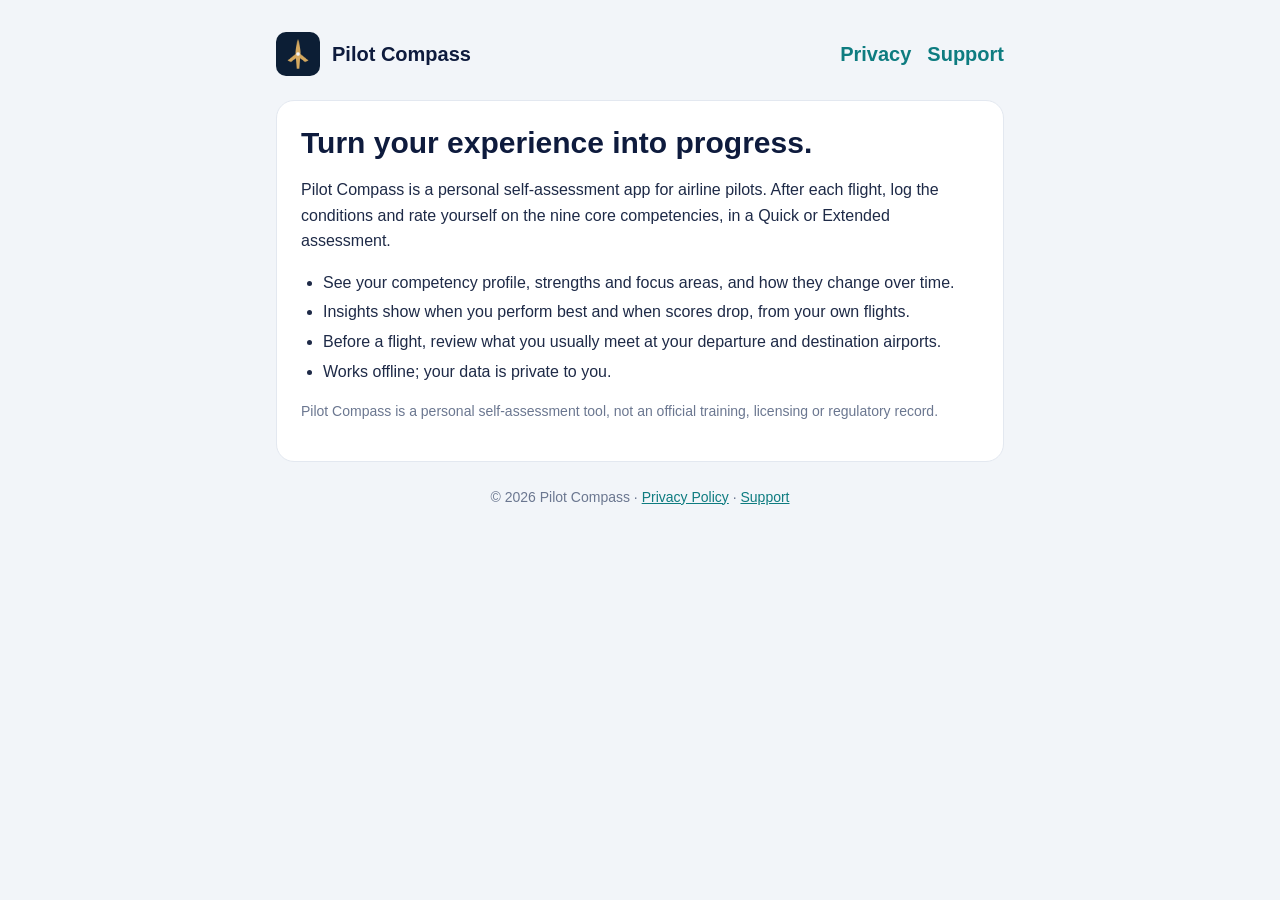
<file: index.html>
<!doctype html>
<html lang="en">
<head>
  <meta charset="utf-8" />
  <meta name="viewport" content="width=device-width, initial-scale=1" />
  <title>Pilot Compass</title>
  <meta name="description" content="Log flights and self-assess the nine core competencies. Turn your experience into progress." />
  <link rel="icon" href="favicon.png" />
  <link rel="stylesheet" href="style.css" />
</head>
<body>
<main>
  <header>
    <img src="icon.png" alt="" />
    <a href="index.html">Pilot Compass</a>
    <nav><a href="privacy.html">Privacy</a><a href="support.html">Support</a></nav>
  </header>

  <div class="card">
    <h1>Turn your experience into progress.</h1>
    <p>Pilot Compass is a personal self-assessment app for airline pilots. After each flight, log the conditions and
      rate yourself on the nine core competencies, in a Quick or Extended assessment.</p>
    <ul>
      <li>See your competency profile, strengths and focus areas, and how they change over time.</li>
      <li>Insights show when you perform best and when scores drop, from your own flights.</li>
      <li>Before a flight, review what you usually meet at your departure and destination airports.</li>
      <li>Works offline; your data is private to you.</li>
    </ul>
    <p class="muted">Pilot Compass is a personal self-assessment tool, not an official training, licensing or
      regulatory record.</p>
  </div>

  <footer class="muted">© 2026 Pilot Compass · <a href="privacy.html">Privacy Policy</a> · <a href="support.html">Support</a></footer>
</main>
</body>
</html>
</file>
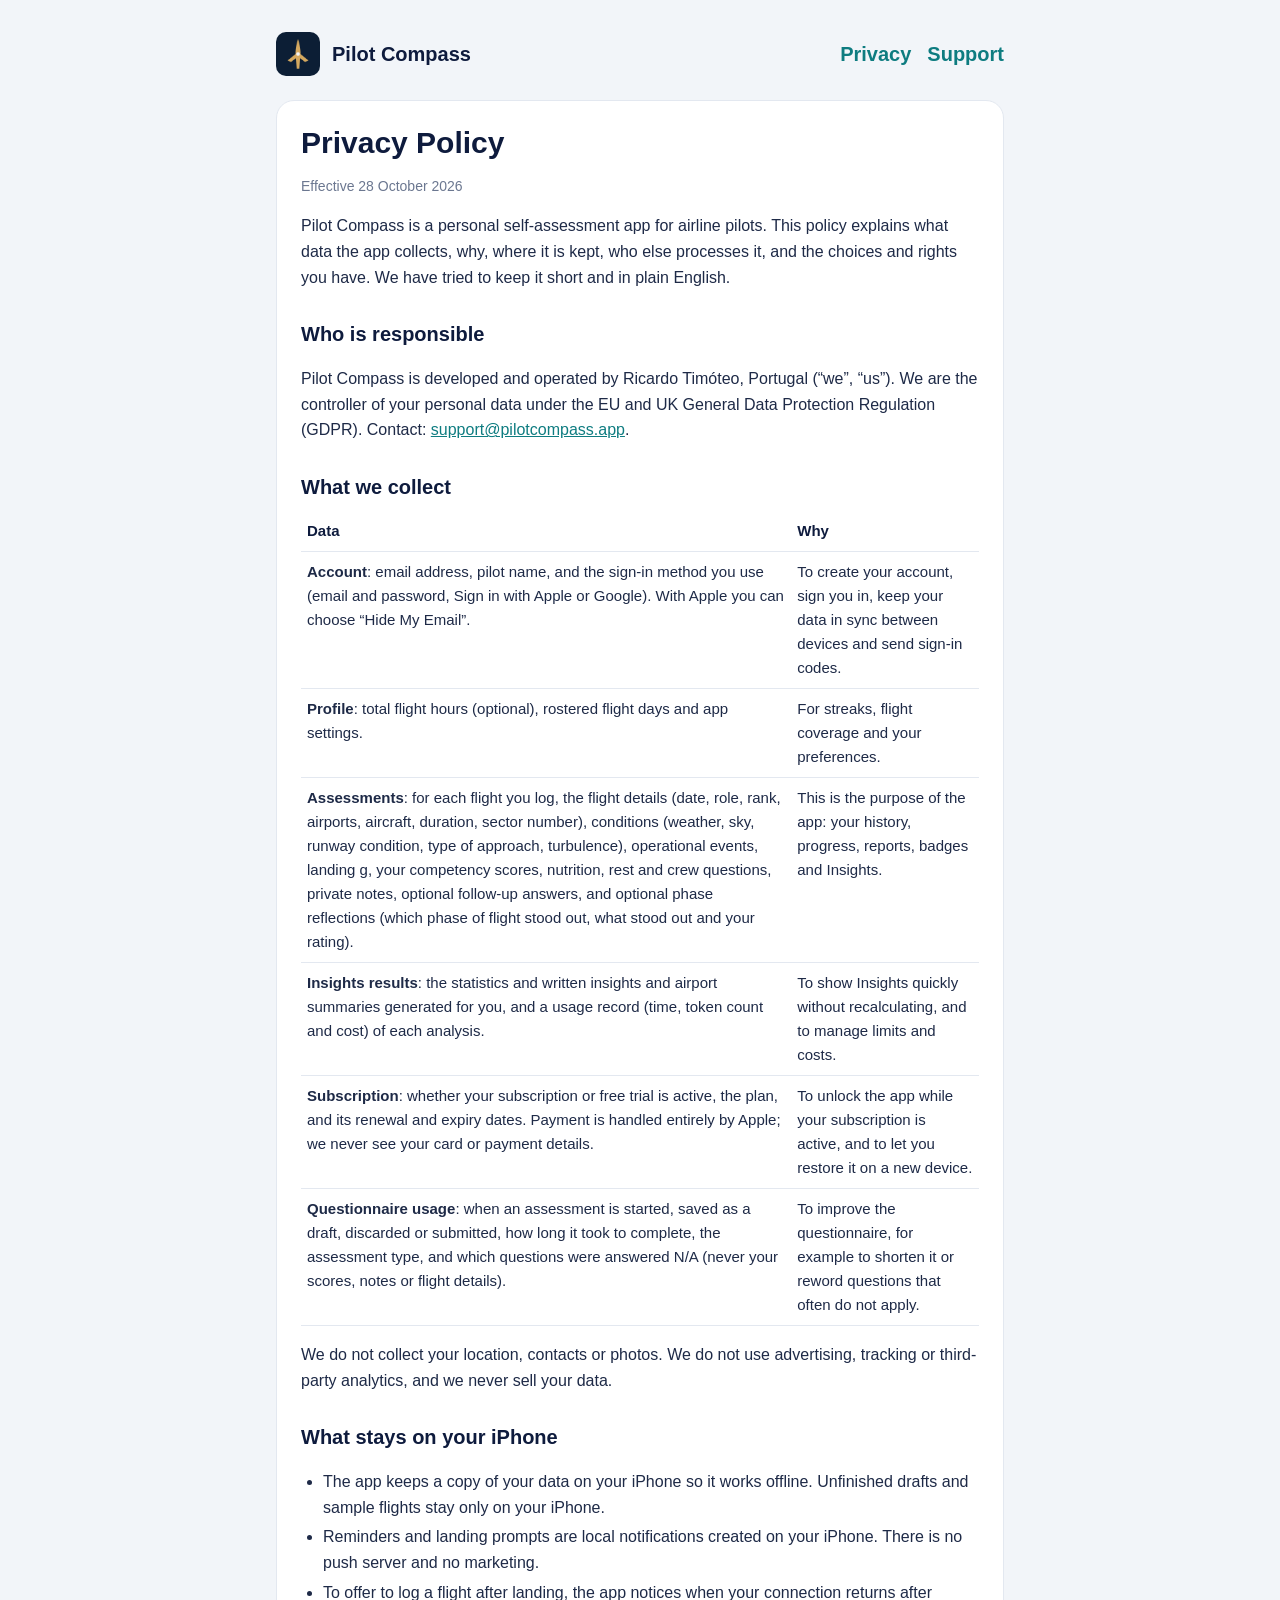
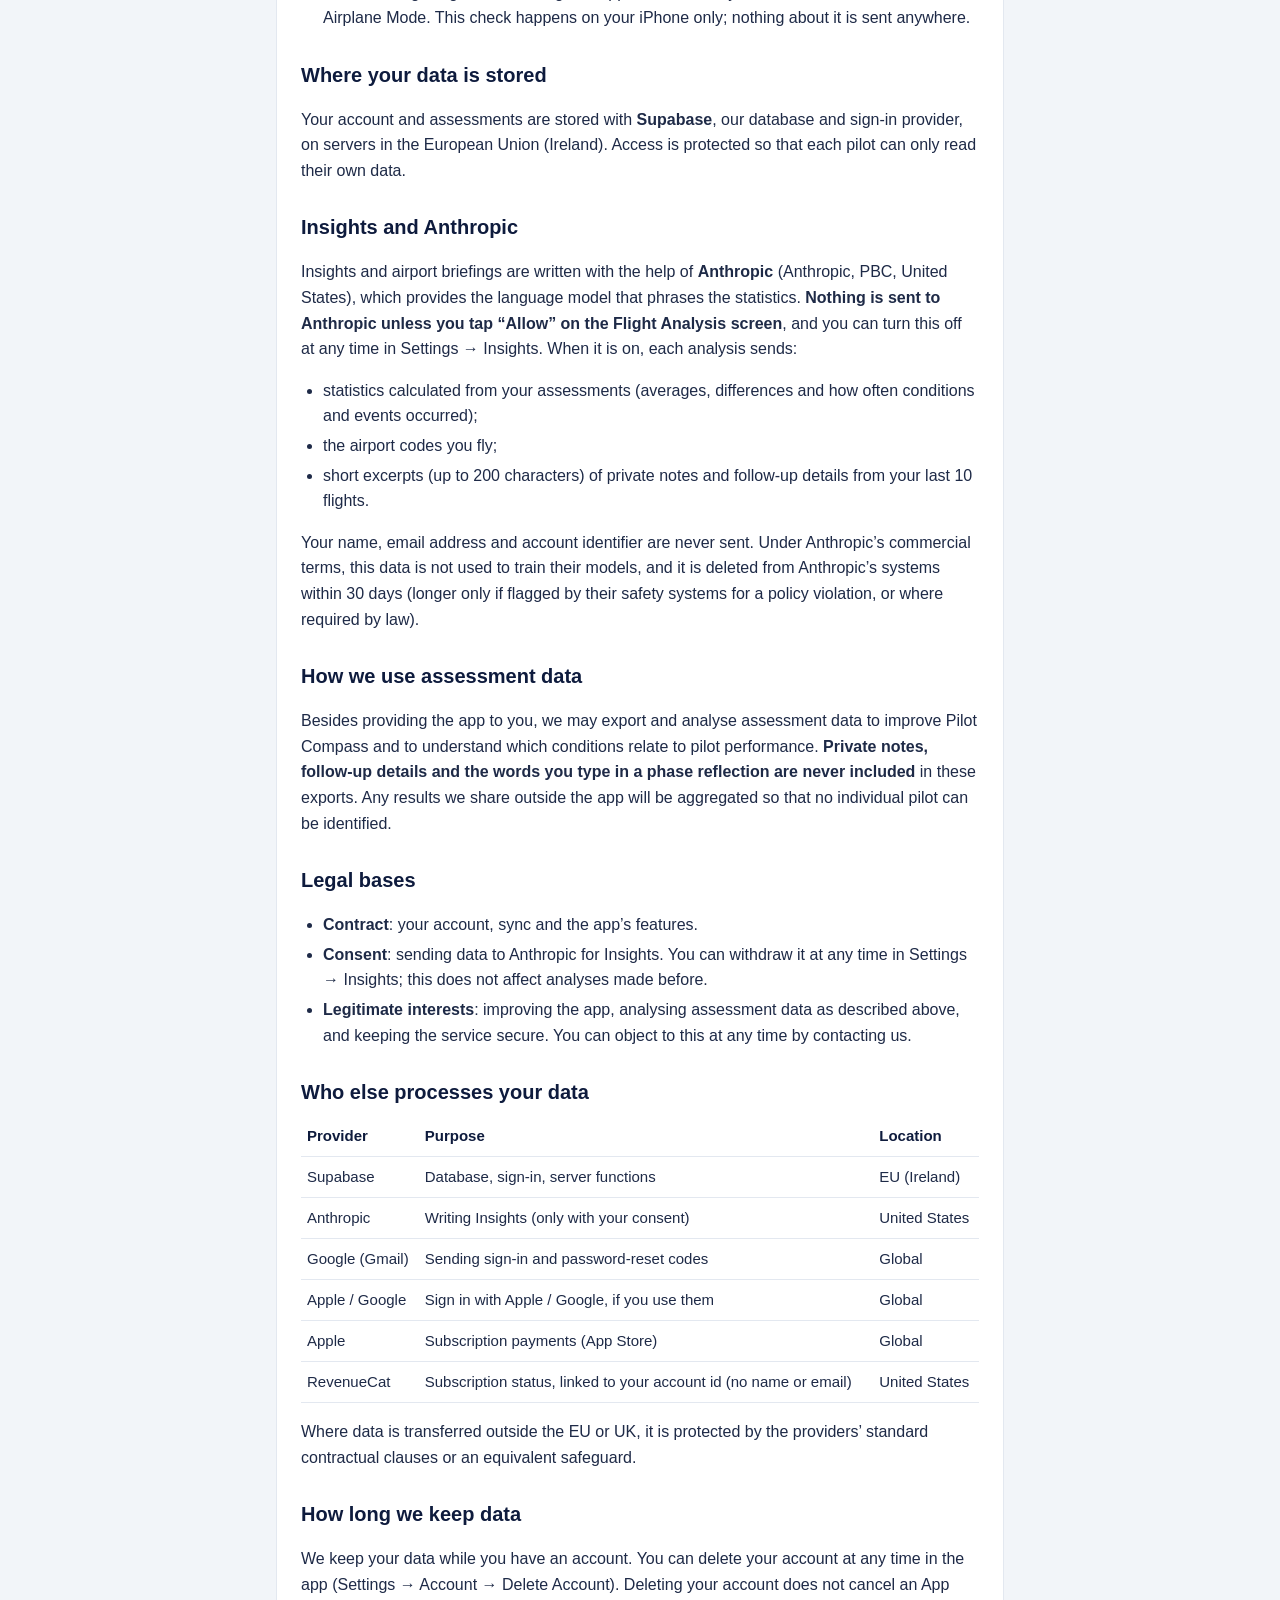
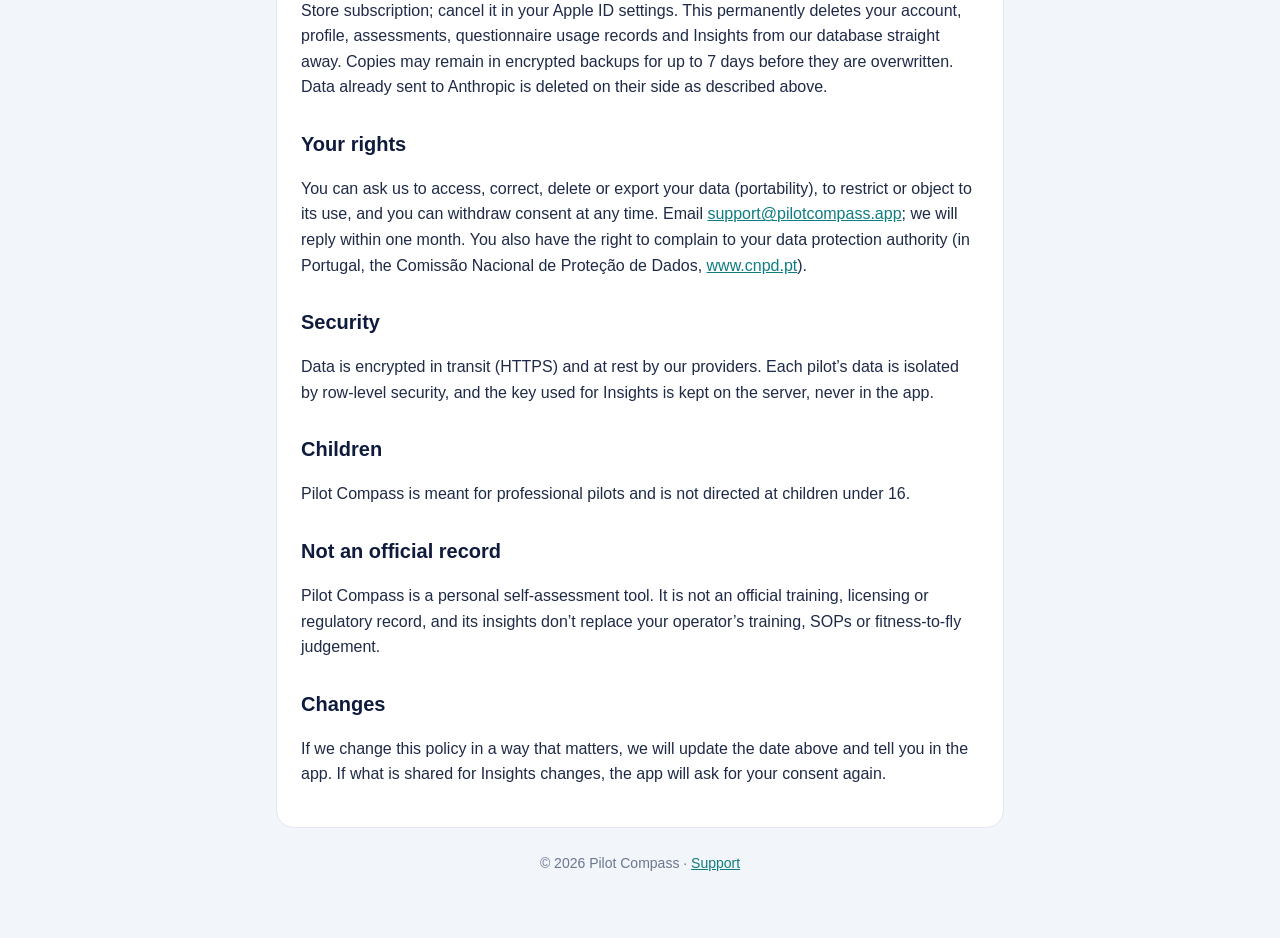
<file: privacy.html>
<!doctype html>
<html lang="en">
<head>
  <meta charset="utf-8" />
  <meta name="viewport" content="width=device-width, initial-scale=1" />
  <title>Privacy Policy · Pilot Compass</title>
  <link rel="icon" href="favicon.png" />
  <link rel="stylesheet" href="style.css" />
</head>
<body>
<main>
  <header>
    <img src="icon.png" alt="" />
    <a href="index.html">Pilot Compass</a>
    <nav><a href="privacy.html">Privacy</a><a href="support.html">Support</a></nav>
  </header>

  <div class="card">
    <h1>Privacy Policy</h1>
    <p class="muted">Effective 28 October 2026</p>

    <p>Pilot Compass is a personal self-assessment app for airline pilots. This policy explains what data the app
      collects, why, where it is kept, who else processes it, and the choices and rights you have. We have tried to
      keep it short and in plain English.</p>

    <h2>Who is responsible</h2>
    <p>Pilot Compass is developed and operated by Ricardo Timóteo, Portugal (“we”, “us”). We are the controller
      of your personal data under the EU and UK General Data Protection Regulation (GDPR). Contact:
      <a href="mailto:support@pilotcompass.app">support@pilotcompass.app</a>.</p>

    <h2>What we collect</h2>
    <table>
      <tr><th>Data</th><th>Why</th></tr>
      <tr><td><strong>Account</strong>: email address, pilot name, and the sign-in method you use (email and password,
        Sign in with Apple or Google). With Apple you can choose “Hide My Email”.</td>
        <td>To create your account, sign you in, keep your data in sync between devices and send sign-in codes.</td></tr>
      <tr><td><strong>Profile</strong>: total flight hours (optional), rostered flight days and app settings.</td>
        <td>For streaks, flight coverage and your preferences.</td></tr>
      <tr><td><strong>Assessments</strong>: for each flight you log, the flight details (date, role, rank, airports,
        aircraft, duration, sector number), conditions (weather, sky, runway condition, type of approach,
        turbulence), operational events, landing g, your competency scores, nutrition, rest and crew questions,
        private notes, optional follow-up answers, and optional phase reflections (which phase of flight stood out, what
        stood out and your rating).</td>
        <td>This is the purpose of the app: your history, progress, reports, badges and Insights.</td></tr>
      <tr><td><strong>Insights results</strong>: the statistics and written insights and airport summaries generated
        for you, and a usage record (time, token count and cost) of each analysis.</td>
        <td>To show Insights quickly without recalculating, and to manage limits and costs.</td></tr>
      <tr><td><strong>Subscription</strong>: whether your subscription or free trial is active, the plan, and its
        renewal and expiry dates. Payment is handled entirely by Apple; we never see your card or payment details.</td>
        <td>To unlock the app while your subscription is active, and to let you restore it on a new device.</td></tr>
      <tr><td><strong>Questionnaire usage</strong>: when an assessment is started, saved as a draft, discarded or
        submitted, how long it took to complete, the assessment type, and which questions were answered N/A (never
        your scores, notes or flight details).</td>
        <td>To improve the questionnaire, for example to shorten it or reword questions that often do not apply.</td></tr>
    </table>
    <p>We do not collect your location, contacts or photos. We do not use advertising, tracking or third-party
      analytics, and we never sell your data.</p>

    <h2>What stays on your iPhone</h2>
    <ul>
      <li>The app keeps a copy of your data on your iPhone so it works offline. Unfinished drafts and sample flights
        stay only on your iPhone.</li>
      <li>Reminders and landing prompts are local notifications created on your iPhone. There is no push server and no
        marketing.</li>
      <li>To offer to log a flight after landing, the app notices when your connection returns after Airplane Mode.
        This check happens on your iPhone only; nothing about it is sent anywhere.</li>
    </ul>

    <h2>Where your data is stored</h2>
    <p>Your account and assessments are stored with <strong>Supabase</strong>, our database and sign-in provider, on
      servers in the European Union (Ireland). Access is protected so that each pilot can only read their own data.</p>

    <h2>Insights and Anthropic</h2>
    <p>Insights and airport briefings are written with the help of <strong>Anthropic</strong> (Anthropic, PBC, United
      States), which provides the language model that phrases the statistics. <strong>Nothing is sent to Anthropic
      unless you tap “Allow” on the Flight Analysis screen</strong>, and you can turn this off at any time in
      Settings → Insights. When it is on, each analysis sends:</p>
    <ul>
      <li>statistics calculated from your assessments (averages, differences and how often conditions and events
        occurred);</li>
      <li>the airport codes you fly;</li>
      <li>short excerpts (up to 200 characters) of private notes and follow-up details from your last 10 flights.</li>
    </ul>
    <p>Your name, email address and account identifier are never sent. Under Anthropic’s commercial terms, this data
      is not used to train their models, and it is deleted from Anthropic’s systems within 30 days (longer only if
      flagged by their safety systems for a policy violation, or where required by law).</p>

    <h2>How we use assessment data</h2>
    <p>Besides providing the app to you, we may export and analyse assessment data to improve Pilot Compass and to
      understand which conditions relate to pilot performance. <strong>Private notes, follow-up details and the
      words you type in a phase reflection are never included</strong> in these exports. Any results we share outside the app will be aggregated so that no individual
      pilot can be identified.</p>

    <h2>Legal bases</h2>
    <ul>
      <li><strong>Contract</strong>: your account, sync and the app’s features.</li>
      <li><strong>Consent</strong>: sending data to Anthropic for Insights. You can withdraw it at any time in
        Settings → Insights; this does not affect analyses made before.</li>
      <li><strong>Legitimate interests</strong>: improving the app, analysing assessment data as described above, and
        keeping the service secure. You can object to this at any time by contacting us.</li>
    </ul>

    <h2>Who else processes your data</h2>
    <table>
      <tr><th>Provider</th><th>Purpose</th><th>Location</th></tr>
      <tr><td>Supabase</td><td>Database, sign-in, server functions</td><td>EU (Ireland)</td></tr>
      <tr><td>Anthropic</td><td>Writing Insights (only with your consent)</td><td>United States</td></tr>
      <tr><td>Google (Gmail)</td><td>Sending sign-in and password-reset codes</td><td>Global</td></tr>
      <tr><td>Apple / Google</td><td>Sign in with Apple / Google, if you use them</td><td>Global</td></tr>
      <tr><td>Apple</td><td>Subscription payments (App Store)</td><td>Global</td></tr>
      <tr><td>RevenueCat</td><td>Subscription status, linked to your account id (no name or email)</td><td>United States</td></tr>
    </table>
    <p>Where data is transferred outside the EU or UK, it is protected by the providers’ standard contractual clauses
      or an equivalent safeguard.</p>

    <h2>How long we keep data</h2>
    <p>We keep your data while you have an account. You can delete your account at any time in the app
      (Settings → Account → Delete Account). Deleting your account does not cancel an App Store subscription; cancel it in
      your Apple ID settings. This permanently deletes your account, profile, assessments, questionnaire usage records and Insights
      from our database straight away. Copies may remain in encrypted backups for up to 7 days before they are
      overwritten. Data already sent to Anthropic is deleted on their side as described above.</p>

    <h2>Your rights</h2>
    <p>You can ask us to access, correct, delete or export your data (portability), to restrict or object to its use,
      and you can withdraw consent at any time. Email <a href="mailto:support@pilotcompass.app">support@pilotcompass.app</a>;
      we will reply within one month. You also have the right to complain to your data protection authority
      (in Portugal, the Comissão Nacional de Proteção de Dados, <a href="https://www.cnpd.pt">www.cnpd.pt</a>).</p>

    <h2>Security</h2>
    <p>Data is encrypted in transit (HTTPS) and at rest by our providers. Each pilot’s data is isolated by
      row-level security, and the key used for Insights is kept on the server, never in the app.</p>

    <h2>Children</h2>
    <p>Pilot Compass is meant for professional pilots and is not directed at children under 16.</p>

    <h2>Not an official record</h2>
    <p>Pilot Compass is a personal self-assessment tool. It is not an official training, licensing or regulatory
      record, and its insights don’t replace your operator’s training, SOPs or fitness-to-fly judgement.</p>

    <h2>Changes</h2>
    <p>If we change this policy in a way that matters, we will update the date above and tell you in the app. If what
      is shared for Insights changes, the app will ask for your consent again.</p>
  </div>

  <footer class="muted">© 2026 Pilot Compass · <a href="support.html">Support</a></footer>
</main>
</body>
</html>
</file>
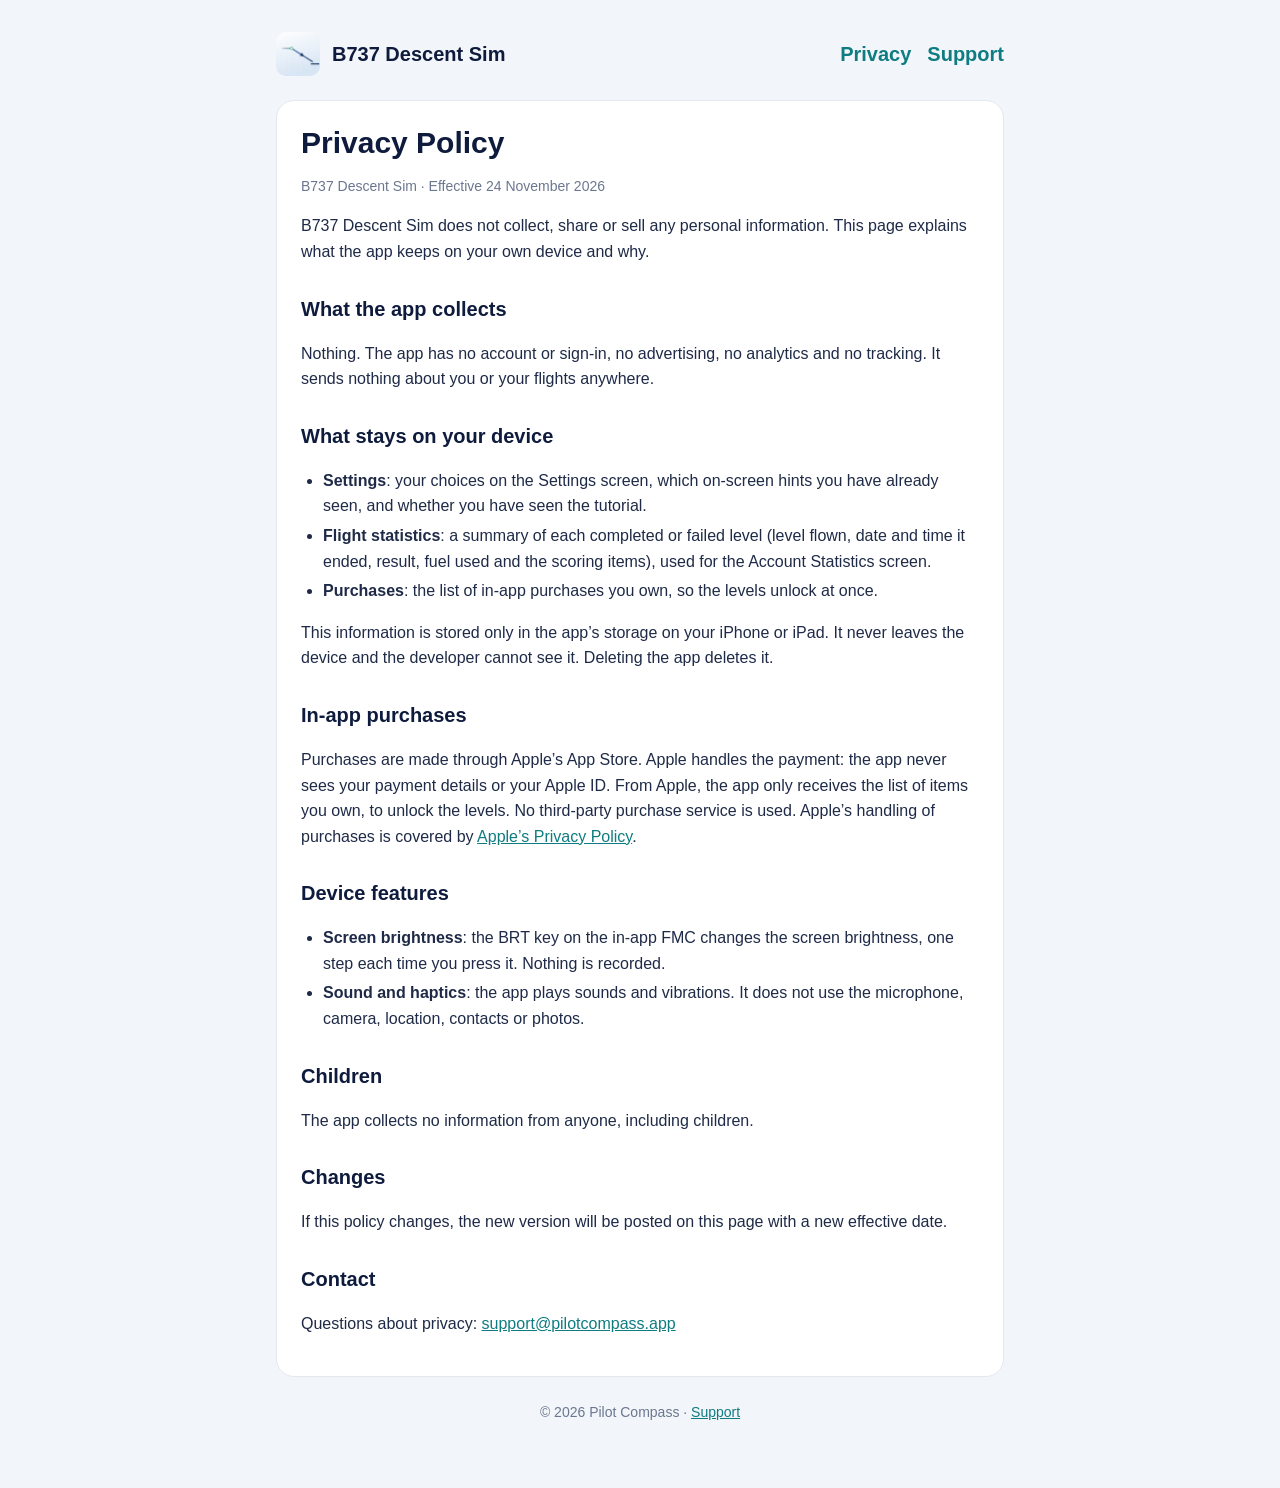
<file: privacy737.html>
<!doctype html>
<html lang="en">
<head>
  <meta charset="utf-8" />
  <meta name="viewport" content="width=device-width, initial-scale=1" />
  <title>Privacy Policy · B737 Descent Sim</title>
  <link rel="icon" href="b737-icon.png" />
  <link rel="stylesheet" href="style.css" />
</head>
<body>
<main>
  <header>
    <img src="b737-icon.png" alt="" />
    <a href="support737.html">B737 Descent Sim</a>
    <nav><a href="privacy737.html">Privacy</a><a href="support737.html">Support</a></nav>
  </header>

  <div class="card">
    <h1>Privacy Policy</h1>
    <p class="muted">B737 Descent Sim · Effective 24 November 2026</p>

    <p>B737 Descent Sim does not collect, share or sell any personal information. This page explains what the app keeps
      on your own device and why.</p>

    <h2>What the app collects</h2>
    <p>Nothing. The app has no account or sign-in, no advertising, no analytics and no tracking. It sends nothing about
      you or your flights anywhere.</p>

    <h2>What stays on your device</h2>
    <ul>
      <li><strong>Settings</strong>: your choices on the Settings screen, which on-screen hints you have already seen,
        and whether you have seen the tutorial.</li>
      <li><strong>Flight statistics</strong>: a summary of each completed or failed level (level flown, date and time it
        ended, result, fuel used and the scoring items), used for the Account Statistics screen.</li>
      <li><strong>Purchases</strong>: the list of in-app purchases you own, so the levels unlock at once.</li>
    </ul>
    <p>This information is stored only in the app’s storage on your iPhone or iPad. It never leaves the device and the
      developer cannot see it. Deleting the app deletes it.</p>

    <h2>In-app purchases</h2>
    <p>Purchases are made through Apple’s App Store. Apple handles the payment: the app never sees your payment details
      or your Apple ID. From Apple, the app only receives the list of items you own, to unlock the levels. No third-party
      purchase service is used. Apple’s handling of purchases is covered by
      <a href="https://www.apple.com/legal/privacy/">Apple’s Privacy Policy</a>.</p>

    <h2>Device features</h2>
    <ul>
      <li><strong>Screen brightness</strong>: the BRT key on the in-app FMC changes the screen brightness, one step each
        time you press it. Nothing is recorded.</li>
      <li><strong>Sound and haptics</strong>: the app plays sounds and vibrations. It does not use the microphone, camera,
        location, contacts or photos.</li>
    </ul>

    <h2>Children</h2>
    <p>The app collects no information from anyone, including children.</p>

    <h2>Changes</h2>
    <p>If this policy changes, the new version will be posted on this page with a new effective date.</p>

    <h2>Contact</h2>
    <p>Questions about privacy: <a href="mailto:support@pilotcompass.app">support@pilotcompass.app</a></p>
  </div>

  <footer class="muted">© 2026 Pilot Compass · <a href="support737.html">Support</a></footer>
</main>
</body>
</html>
</file>
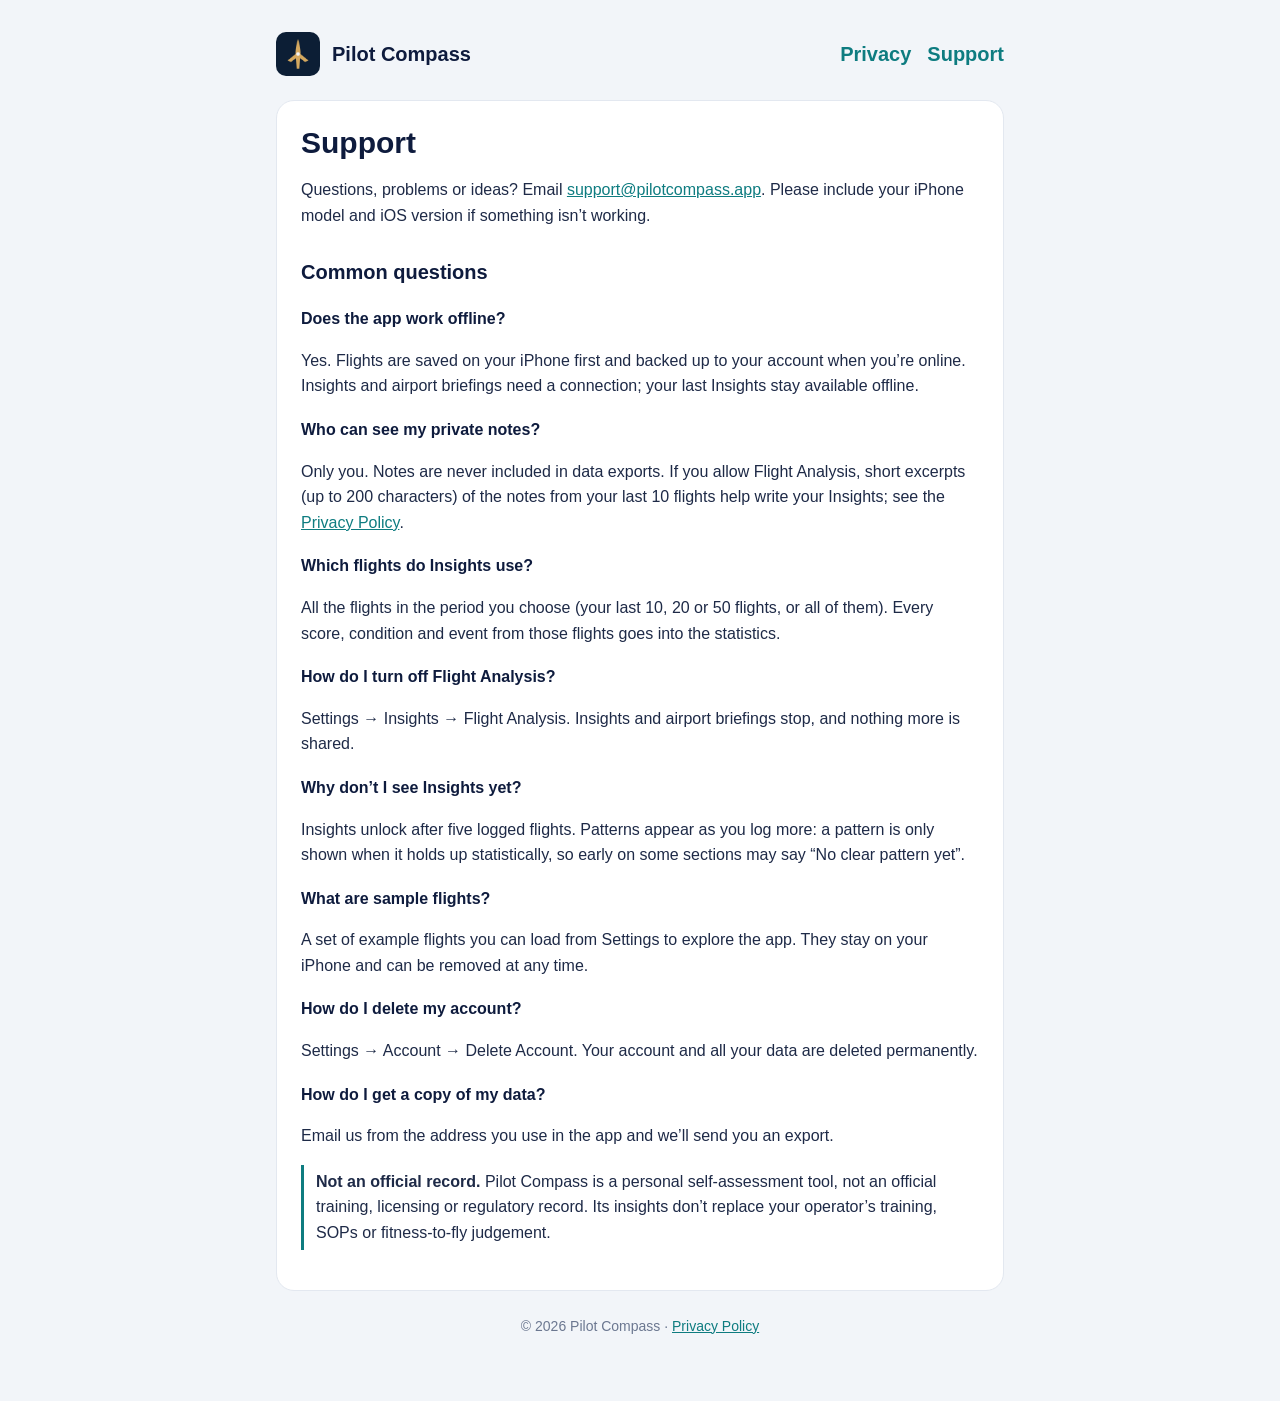
<file: support.html>
<!doctype html>
<html lang="en">
<head>
  <meta charset="utf-8" />
  <meta name="viewport" content="width=device-width, initial-scale=1" />
  <title>Support · Pilot Compass</title>
  <link rel="icon" href="favicon.png" />
  <link rel="stylesheet" href="style.css" />
</head>
<body>
<main>
  <header>
    <img src="icon.png" alt="" />
    <a href="index.html">Pilot Compass</a>
    <nav><a href="privacy.html">Privacy</a><a href="support.html">Support</a></nav>
  </header>

  <div class="card">
    <h1>Support</h1>
    <p>Questions, problems or ideas? Email <a href="mailto:support@pilotcompass.app">support@pilotcompass.app</a>.
      Please include your iPhone model and iOS version if something isn’t working.</p>

    <h2>Common questions</h2>

    <h3>Does the app work offline?</h3>
    <p>Yes. Flights are saved on your iPhone first and backed up to your account when you’re online. Insights and
      airport briefings need a connection; your last Insights stay available offline.</p>

    <h3>Who can see my private notes?</h3>
    <p>Only you. Notes are never included in data exports. If you allow Flight Analysis, short excerpts (up to 200
      characters) of the notes from your last 10 flights help write your Insights; see the
      <a href="privacy.html">Privacy Policy</a>.</p>

    <h3>Which flights do Insights use?</h3>
    <p>All the flights in the period you choose (your last 10, 20 or 50 flights, or all of them). Every score,
      condition and event from those flights goes into the statistics.</p>

    <h3>How do I turn off Flight Analysis?</h3>
    <p>Settings → Insights → Flight Analysis. Insights and airport briefings stop, and nothing more is shared.</p>

    <h3>Why don’t I see Insights yet?</h3>
    <p>Insights unlock after five logged flights. Patterns appear as you log more: a pattern is only shown when it holds
      up statistically, so early on some sections may say “No clear pattern yet”.</p>

    <h3>What are sample flights?</h3>
    <p>A set of example flights you can load from Settings to explore the app. They stay on your iPhone and can be
      removed at any time.</p>

    <h3>How do I delete my account?</h3>
    <p>Settings → Account → Delete Account. Your account and all your data are deleted permanently.</p>

    <h3>How do I get a copy of my data?</h3>
    <p>Email us from the address you use in the app and we’ll send you an export.</p>

    <div class="note">
      <strong>Not an official record.</strong> Pilot Compass is a personal self-assessment tool, not an official
      training, licensing or regulatory record. Its insights don’t replace your operator’s training, SOPs or
      fitness-to-fly judgement.
    </div>
  </div>

  <footer class="muted">© 2026 Pilot Compass · <a href="privacy.html">Privacy Policy</a></footer>
</main>
</body>
</html>
</file>
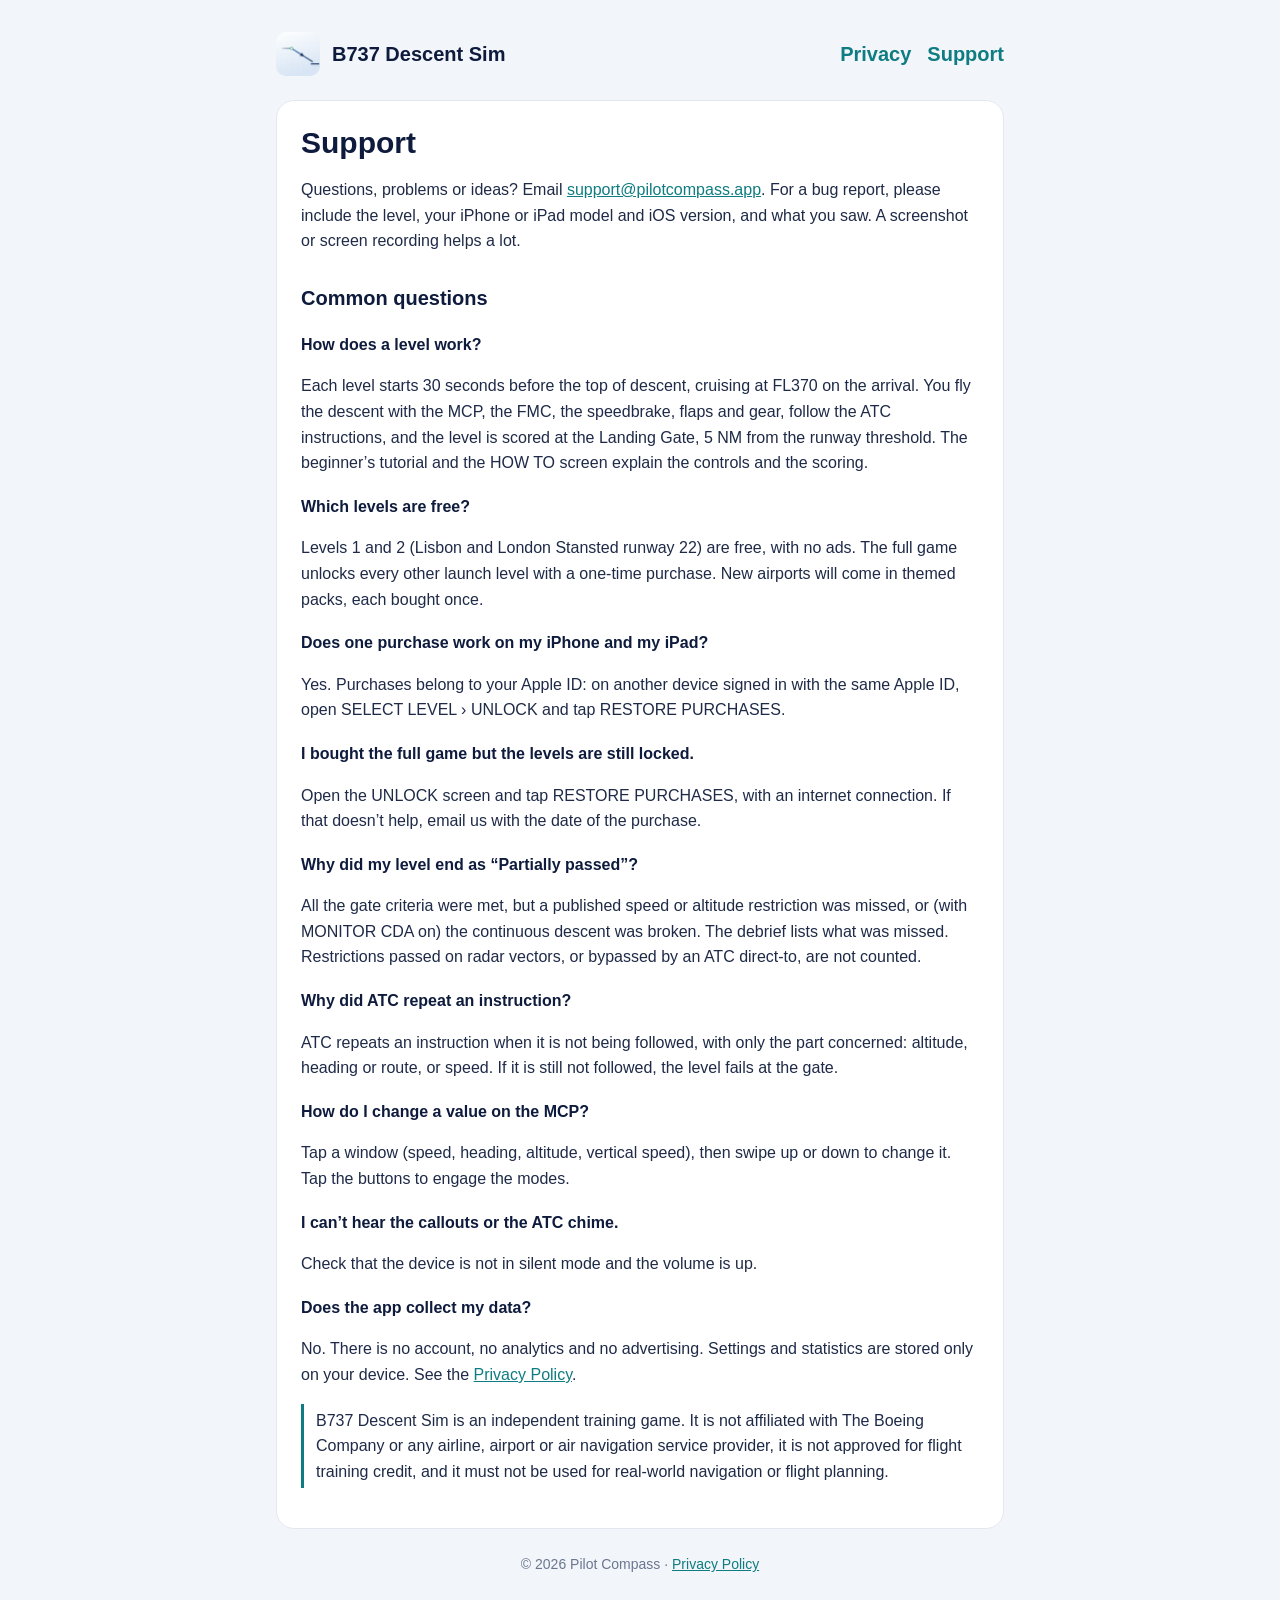
<file: support737.html>
<!doctype html>
<html lang="en">
<head>
  <meta charset="utf-8" />
  <meta name="viewport" content="width=device-width, initial-scale=1" />
  <title>Support · B737 Descent Sim</title>
  <link rel="icon" href="b737-icon.png" />
  <link rel="stylesheet" href="style.css" />
</head>
<body>
<main>
  <header>
    <img src="b737-icon.png" alt="" />
    <a href="support737.html">B737 Descent Sim</a>
    <nav><a href="privacy737.html">Privacy</a><a href="support737.html">Support</a></nav>
  </header>

  <div class="card">
    <h1>Support</h1>
    <p>Questions, problems or ideas? Email <a href="mailto:support@pilotcompass.app">support@pilotcompass.app</a>.
      For a bug report, please include the level, your iPhone or iPad model and iOS version, and what you saw. A
      screenshot or screen recording helps a lot.</p>

    <h2>Common questions</h2>

    <h3>How does a level work?</h3>
    <p>Each level starts 30 seconds before the top of descent, cruising at FL370 on the arrival. You fly the descent with
      the MCP, the FMC, the speedbrake, flaps and gear, follow the ATC instructions, and the level is scored at the
      Landing Gate, 5 NM from the runway threshold. The beginner’s tutorial and the HOW TO screen explain the controls
      and the scoring.</p>

    <h3>Which levels are free?</h3>
    <p>Levels 1 and 2 (Lisbon and London Stansted runway 22) are free, with no ads. The full game unlocks every other
      launch level with a one-time purchase. New airports will come in themed packs, each bought once.</p>

    <h3>Does one purchase work on my iPhone and my iPad?</h3>
    <p>Yes. Purchases belong to your Apple ID: on another device signed in with the same Apple ID, open
      SELECT LEVEL › UNLOCK and tap RESTORE PURCHASES.</p>

    <h3>I bought the full game but the levels are still locked.</h3>
    <p>Open the UNLOCK screen and tap RESTORE PURCHASES, with an internet connection. If that doesn’t help, email us with
      the date of the purchase.</p>

    <h3>Why did my level end as “Partially passed”?</h3>
    <p>All the gate criteria were met, but a published speed or altitude restriction was missed, or (with MONITOR CDA on)
      the continuous descent was broken. The debrief lists what was missed. Restrictions passed on radar vectors, or
      bypassed by an ATC direct-to, are not counted.</p>

    <h3>Why did ATC repeat an instruction?</h3>
    <p>ATC repeats an instruction when it is not being followed, with only the part concerned: altitude, heading or
      route, or speed. If it is still not followed, the level fails at the gate.</p>

    <h3>How do I change a value on the MCP?</h3>
    <p>Tap a window (speed, heading, altitude, vertical speed), then swipe up or down to change it. Tap the buttons to
      engage the modes.</p>

    <h3>I can’t hear the callouts or the ATC chime.</h3>
    <p>Check that the device is not in silent mode and the volume is up.</p>

    <h3>Does the app collect my data?</h3>
    <p>No. There is no account, no analytics and no advertising. Settings and statistics are stored only on your
      device. See the <a href="privacy737.html">Privacy Policy</a>.</p>

    <div class="note">B737 Descent Sim is an independent training game. It is not affiliated with The Boeing Company or
      any airline, airport or air navigation service provider, it is not approved for flight training credit, and it
      must not be used for real-world navigation or flight planning.</div>
  </div>

  <footer class="muted">© 2026 Pilot Compass · <a href="privacy737.html">Privacy Policy</a></footer>
</main>
</body>
</html>
</file>
<file: style.css>
:root {
  --bg: #f2f5f9;
  --card: #ffffff;
  --ink: #0e1b3d;
  --text: #1e2a47;
  --muted: #6b7790;
  --teal: #0e7c80;
  --border: #e3e8f0;
}
@media (prefers-color-scheme: dark) {
  :root {
    --bg: #08111f;
    --card: #111c2e;
    --ink: #eef2f8;
    --text: #d3dbe8;
    --muted: #8b98b0;
    --teal: #25a8a6;
    --border: #1f3049;
  }
}
* { box-sizing: border-box; }
body {
  margin: 0;
  background: var(--bg);
  color: var(--text);
  font: 16px/1.6 -apple-system, BlinkMacSystemFont, 'Segoe UI', Roboto, Helvetica, Arial, sans-serif;
}
main { max-width: 760px; margin: 0 auto; padding: 32px 16px 64px; }
header { display: flex; align-items: center; gap: 12px; margin-bottom: 24px; }
header img { width: 44px; height: 44px; border-radius: 10px; }
header a { color: var(--ink); text-decoration: none; font-weight: 800; font-size: 20px; }
nav { margin-left: auto; display: flex; gap: 16px; font-size: 15px; }
nav a { color: var(--teal); text-decoration: none; font-weight: 600; }
.card { background: var(--card); border: 1px solid var(--border); border-radius: 18px; padding: 24px; }
h1 { color: var(--ink); font-size: 30px; line-height: 1.2; margin: 0 0 6px; }
h2 { color: var(--ink); font-size: 20px; margin: 28px 0 8px; }
h3 { color: var(--ink); font-size: 16px; margin: 18px 0 4px; }
.muted { color: var(--muted); font-size: 14px; }
a { color: var(--teal); }
ul { padding-left: 22px; }
li { margin: 4px 0; }
table { width: 100%; border-collapse: collapse; font-size: 15px; margin: 8px 0; }
th, td { text-align: left; vertical-align: top; padding: 8px 6px; border-bottom: 1px solid var(--border); }
th { color: var(--ink); }
.note { border-left: 3px solid var(--teal); padding: 4px 0 4px 12px; margin: 16px 0; }
footer { margin-top: 24px; text-align: center; }
</file>
